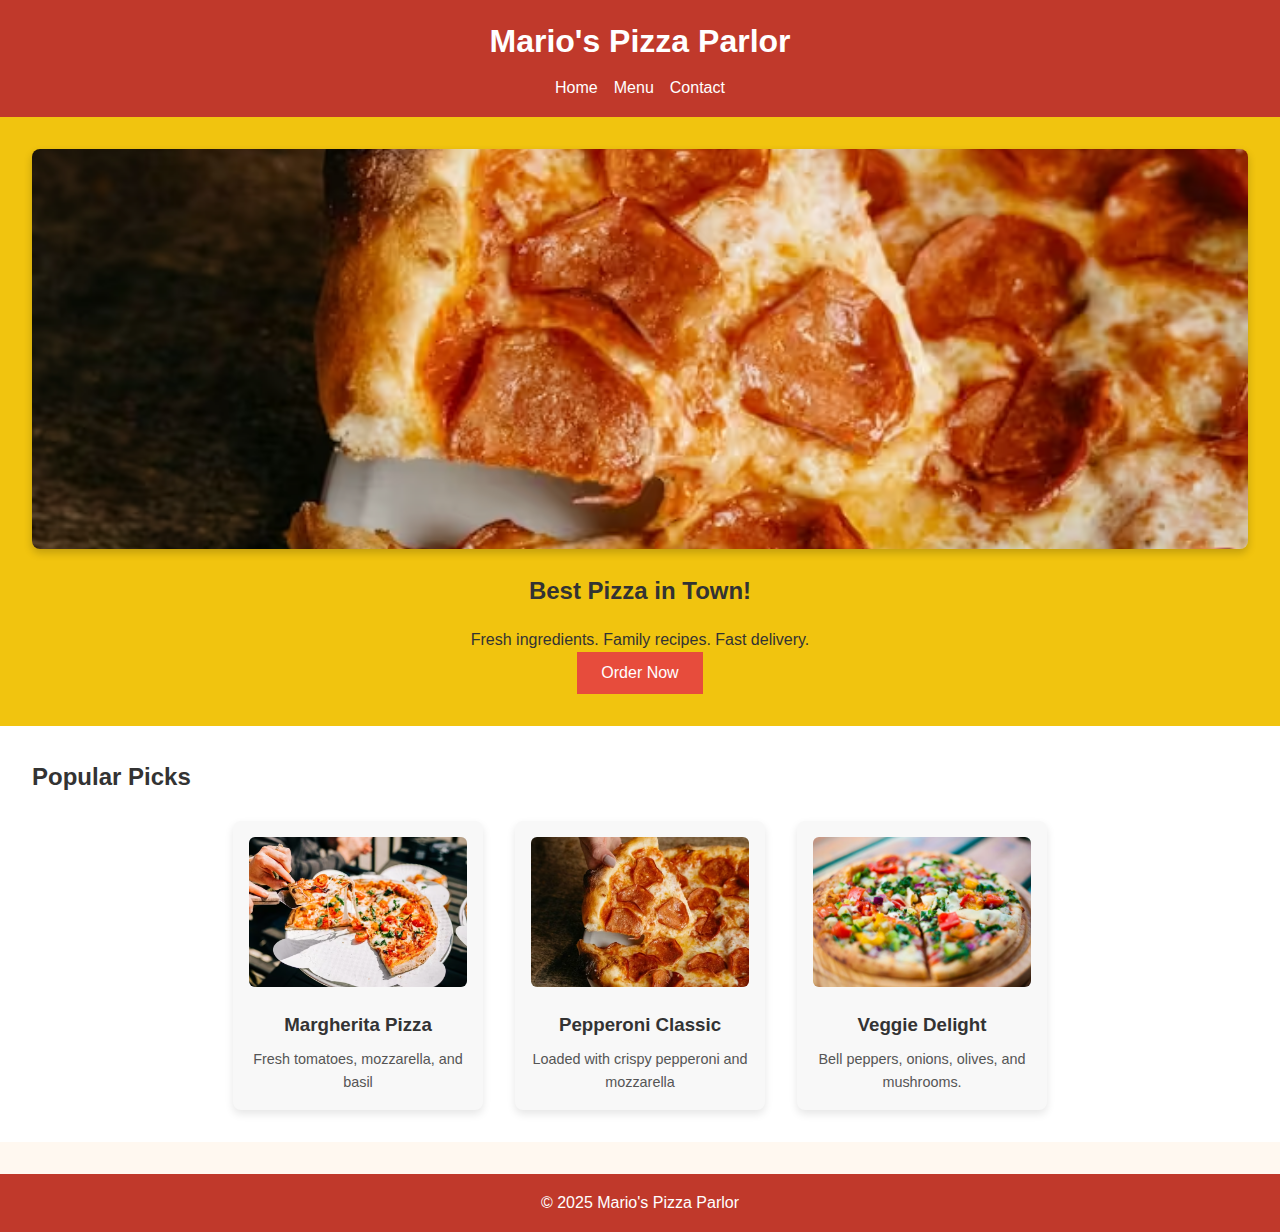
<file: pizza-parlor-demo/index.html>
<!DOCTYPE html>
<html lang="en">
<head>
    <meta charset="UTF-8">
    <meta name="viewport" content="width=device-width, initial-scale=1.0">
    <title>Mario's Pizza Parlor</title>
    <link rel = "stylesheet" href = "style.css">
</head>
<body>
    <header>
        <h1>Mario's Pizza Parlor</h1>
        <nav>
            <ul>
                <li><a href = "#">Home</a></li>
                <li><a href = "#">Menu</a></li>
                <li><a href = "#">Contact</a></li>
            </ul>
        </nav>
    </header>

    <main>
        <section class = "hero">
            <img src = "images/pepperoniClassic.avif" alt = "Fresh pepperoni pizza">
            <h2>Best Pizza in Town!</h2>
            <p>Fresh ingredients. Family recipes. Fast delivery.</p>
            <button>Order Now</button>
        </section>

        <section class = "menu-preview">
            <h2>Popular Picks</h2>
            <div class = "menu-items">
                <div class = "menu-item">
                    <img src = "images/margheritaPizza.avif" alt = "Amazing margherita pizza">
                    <h3>Margherita Pizza</h3>
                    <p>Fresh tomatoes, mozzarella, and basil</p>
                </div>
                <div class = "menu-item">
                    <img src = "images/pepperoniClassic.avif" alt = "Fresh pepperoni pizza">
                    <h3>Pepperoni Classic</h3>
                    <p>Loaded with crispy pepperoni and mozzarella</p>
                </div>
                <div class = "menu-item">
                    <img src = "images/veggiePizza.avif" alt = "Classic veggie pizza">
                    <h3>Veggie Delight</h3>
                    <p>Bell peppers, onions, olives, and mushrooms.</p>
                </div>
            </div>
        </section>
    </main>
    
    <footer>
        <p>&copy; 2025 Mario's Pizza Parlor</p>
    </footer>
</body>
</html>
</file>
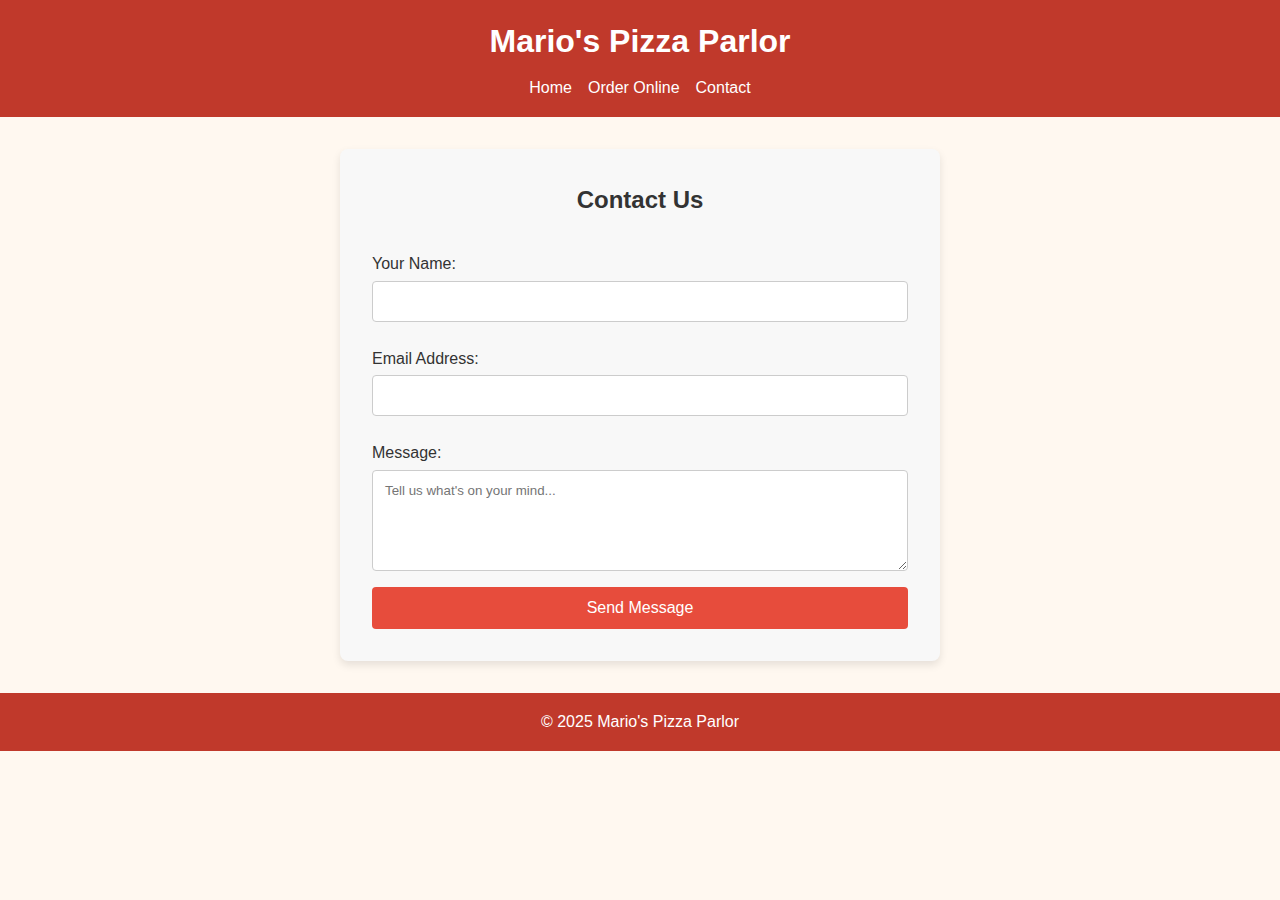
<file: contact.html>
<!DOCTYPE html>
<html lang="en">
<head>
  <meta charset="UTF-8" />
  <meta name="viewport" content="width=device-width, initial-scale=1.0" />
  <title>Contact Us - Mario's Pizza Parlor</title>
  <link rel="stylesheet" href="style.css" />
</head>
<body>

  <!-- Header -->
  <header>
    <h1>Mario's Pizza Parlor</h1>
    <nav>
      <ul>
        <li><a href="index.html">Home</a></li>
        <li><a href="order.html">Order Online</a></li>
        <li><a href="contact.html" class="active">Contact</a></li>
      </ul>
    </nav>
  </header>

  <main>
    <!-- Contact Form Section -->
    <section class="contact-section">
      <h2>Contact Us</h2>
      <form id="contact-form">
        <label for="name">Your Name:</label>
        <input type="text" id="name" name="name" required />

        <label for="email">Email Address:</label>
        <input type="email" id="email" name="email" required />

        <label for="message">Message:</label>
        <textarea id="message" name="message" rows="5" placeholder="Tell us what's on your mind..." required></textarea>

        <button type="submit">Send Message</button>
      </form>

      <div class="confirmation-message" style="display: none;">
        <p>Thank you for reaching out! 📬 We’ll get back to you soon.</p>
      </div>
    </section>
  </main>

  <!-- Footer -->
  <footer>
    <p>&copy; 2025 Mario's Pizza Parlor</p>
  </footer>

  <!-- JavaScript -->
  <script src="js/main.js" defer></script>
</body>
</html>
</file>
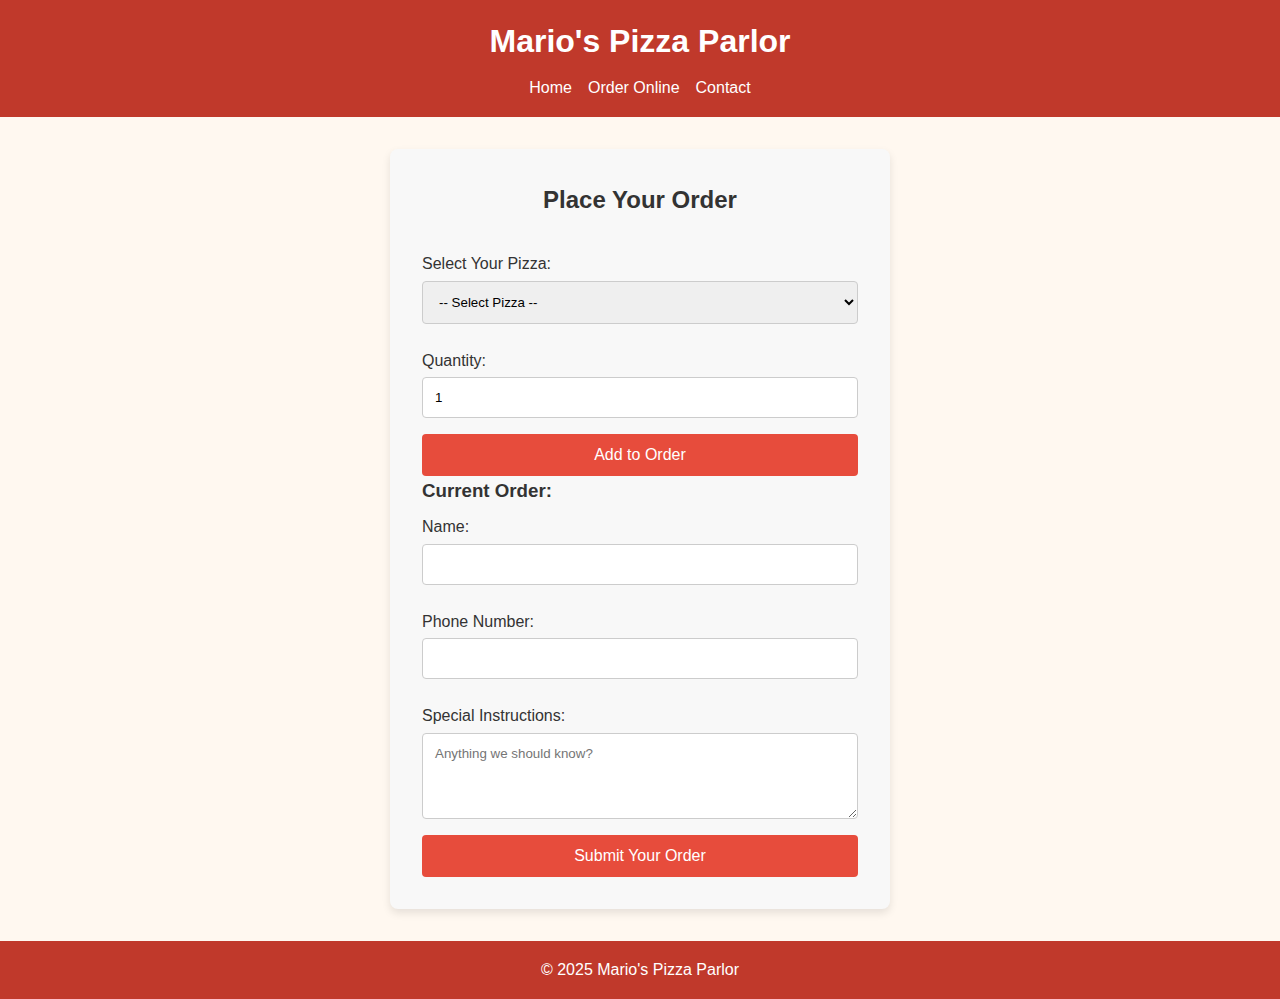
<file: order.html>
<!DOCTYPE html>
<html lang="en">
<head>
  <meta charset="UTF-8" />
  <meta name="viewport" content="width=device-width, initial-scale=1.0" />
  <title>Order Online - Mario's Pizza Parlor</title>
  <link rel="stylesheet" href="style.css" />
</head>
<body>

  <!-- Header -->
  <header>
    <h1>Mario's Pizza Parlor</h1>
    <nav>
      <ul>
        <li><a href="index.html">Home</a></li>
        <li><a href="order.html" class="active">Order Online</a></li>
        <li><a href="contact.html">Contact</a></li>
      </ul>
    </nav>
  </header>

  <main>
    <!-- Order Form Section -->
    <section class="order-form">
      <h2>Place Your Order</h2>
      <form id="pizza-order-form">
        <label for="pizza">Select Your Pizza:</label>
        <select id="pizza" name="pizza">
          <option value="">-- Select Pizza --</option>
          <option value="Margherita Pizza">Margherita Pizza</option>
          <option value="Pepperoni Classic">Pepperoni Classic</option>
          <option value="Veggie Delight">Veggie Delight</option>
        </select>

        <label for="quantity">Quantity:</label>
        <input type="number" id="quantity" name="quantity" min="1" value="1" />

        <button type="button" id="add-to-order">Add to Order</button>

        <h3>Current Order:</h3>
        <ul id="order-list"></ul>

        <label for="name">Name:</label>
        <input type="text" id="name" name="name" required />

        <label for="phone">Phone Number:</label>
        <input type="tel" id="phone" name="phone" required />

        <label for="instructions">Special Instructions:</label>
        <textarea id="instructions" name="instructions" rows="4" placeholder="Anything we should know?"></textarea>

        <button type="submit">Submit Your Order</button>
      </form>

      <div class="confirmation-message" style="display: none;">
        <p>Thank you for your order! 🍕 We'll start preparing it right away.</p>
      </div>
    </section>
  </main>

  <!-- Footer -->
  <footer>
    <p>&copy; 2025 Mario's Pizza Parlor</p>
  </footer>

  <!-- JavaScript -->
  <script src="js/main.js" defer></script>
</body>
</html>
</file>
<file: pizza-parlor-demo/style.css>
/* Reset some default styles */
* {
  margin: 0;
  padding: 0;
  box-sizing: border-box;
  font-family: Arial, sans-serif;
}

body {
  background-color: #fff8f0;
  color: #333;
  line-height: 1.6;
}

header {
  background-color: #c0392b;
  color: #fff;
  padding: 1rem;
  text-align: center;
}

nav ul {
  list-style: none;
  display: flex;
  justify-content: center;
  gap: 1rem;
  margin-top: 0.5rem;
}

nav a {
  color: #fff;
  text-decoration: none;
}

.hero {
  text-align: center;
  padding: 2rem;
  background-color: #f1c40f;
}

.hero h2 {
  margin-bottom: 1rem;
}

.hero img {
  width: 100%;
  max-height: 400px;
  object-fit: cover;
  border-radius: 8px;
  box-shadow: 0 4px 8px rgba(0, 0, 0, 0.2);
  margin-bottom: 1rem;
}

button {
  padding: 0.75rem 1.5rem;
  border: none;
  background-color: #e74c3c;
  color: #fff;
  cursor: pointer;
  font-size: 1rem;
}

.menu-preview {
  padding: 2rem;
}

footer {
  text-align: center;
  padding: 1rem;
  background-color: #c0392b;
  color: #fff;
  margin-top: 2rem;
}

.menu-preview {
  padding: 2rem;
  background-color: #fff;
}

.menu-items {
  display: flex;
  flex-wrap: wrap;
  justify-content: center;
  gap: 2rem;
  margin-top: 1.5rem;
}

.menu-item {
  background-color: #f8f8f8;
  border-radius: 8px;
  padding: 1rem;
  width: 250px;
  box-shadow: 0 4px 8px rgba(0, 0, 0, 0.1);
  text-align: center;
}

.menu-item img {
  width: 100%;
  height: 150px;
  object-fit: cover;
  border-radius: 6px;
  margin-bottom: 1rem;
}

.menu-item h3 {
  margin-bottom: 0.5rem;
}

.menu-item p {
  font-size: 0.9rem;
  color: #555;
}

@media (max-width: 600px) {
  nav ul {
    flex-direction: column;
    gap: 0.5rem;
  }

  .hero img {
    max-height: 250px;
  }

  .menu-item {
    width: 100%;
  }

  button {
    width: 100%;
  }
}
</file>
<file: style.css>
/* ==========================
   RESET & GLOBAL STYLES
========================== */
* {
  margin: 0;
  padding: 0;
  box-sizing: border-box;
  font-family: Arial, sans-serif;
}

body {
  background-color: #fff8f0;
  color: #333;
  line-height: 1.6;
}

button {
  padding: 0.75rem 1.5rem;
  border: none;
  background-color: #e74c3c;
  color: #fff;
  cursor: pointer;
  font-size: 1rem;
  border-radius: 4px;
  transition: background-color 0.3s ease;
}

button:hover {
  background-color: #c0392b;
}

.btn {
  display: inline-block;
  padding: 0.75rem 1.5rem;
  background-color: #e74c3c;
  color: #fff;
  border: none;
  border-radius: 4px;
  text-decoration: none;
  font-size: 1rem;
  cursor: pointer;
  transition: background-color 0.3s ease;
}

.btn:hover {
  background-color: #c0392b;
}


/* ==========================
   HEADER & NAVIGATION
========================== */
header {
  background-color: #c0392b;
  color: #fff;
  padding: 1rem;
  text-align: center;
}

nav ul {
  list-style: none;
  display: flex;
  justify-content: center;
  gap: 1rem;
  margin-top: 0.5rem;
}

nav a {
  color: #fff;
  text-decoration: none;
}

/* ==========================
   FOOTER
========================== */
footer {
  text-align: center;
  padding: 1rem;
  background-color: #c0392b;
  color: #fff;
  margin-top: 2rem;
}

/* ==========================
   HOMEPAGE (Hero + Menu)
========================== */
.hero {
  text-align: center;
  padding: 2rem;
  background-color: #f1c40f;
}

.hero h2 {
  margin-bottom: 1rem;
}

.hero img {
  width: 100%;
  max-height: 400px;
  object-fit: cover;
  border-radius: 8px;
  box-shadow: 0 4px 8px rgba(0, 0, 0, 0.2);
  margin-bottom: 1rem;
}

.menu-preview {
  padding: 2rem;
  background-color: #fff;
}

.menu-items {
  display: flex;
  flex-wrap: wrap;
  justify-content: center;
  gap: 2rem;
  margin-top: 1.5rem;
}

.menu-item {
  background-color: #f8f8f8;
  border-radius: 8px;
  padding: 1rem;
  width: 250px;
  box-shadow: 0 4px 8px rgba(0, 0, 0, 0.1);
  text-align: center;
}

.menu-item img {
  width: 100%;
  height: 150px;
  object-fit: cover;
  border-radius: 6px;
  margin-bottom: 1rem;
}

.menu-item h3 {
  margin-bottom: 0.5rem;
}

.menu-item p {
  font-size: 0.9rem;
  color: #555;
}

/* ==========================
   ORDER PAGE
========================== */
.order-form {
  padding: 2rem;
  background-color: #f8f8f8;
  border-radius: 8px;
  max-width: 500px;
  margin: 2rem auto;
  box-shadow: 0 4px 8px rgba(0, 0, 0, 0.1);
}

.order-form h2 {
  text-align: center;
  margin-bottom: 1.5rem;
}

.order-form form {
  display: flex;
  flex-direction: column;
}

.order-form label {
  margin: 0.5rem 0 0.25rem;
}

.order-form input,
.order-form select,
.order-form textarea {
  padding: 0.75rem;
  border: 1px solid #ccc;
  border-radius: 4px;
  margin-bottom: 1rem;
}

.order-form button {
  width: 100%;
}

/* Remove button in cart */
.remove-btn {
  margin-left: 10px;
  background-color: #e74c3c;
  color: white;
  border: none;
  padding: 0.25rem 0.5rem;
  border-radius: 4px;
  cursor: pointer;
}

.remove-btn:hover {
  background-color: #c0392b;
}

/* ==========================
   CONTACT PAGE
========================== */
.contact-section {
  padding: 2rem;
  max-width: 600px;
  margin: 2rem auto;
  background-color: #f8f8f8;
  border-radius: 8px;
  box-shadow: 0 4px 8px rgba(0, 0, 0, 0.1);
}

.contact-section h2 {
  text-align: center;
  margin-bottom: 1.5rem;
}

.contact-section form {
  display: flex;
  flex-direction: column;
}

.contact-section label {
  margin: 0.5rem 0 0.25rem;
}

.contact-section input,
.contact-section textarea {
  padding: 0.75rem;
  border: 1px solid #ccc;
  border-radius: 4px;
  margin-bottom: 1rem;
}

.contact-section button {
  width: 100%;
}

/* ==========================
   SHARED COMPONENTS
========================== */
.confirmation-message {
  padding: 2rem;
  background-color: #dff0d8;
  border: 1px solid #3c763d;
  color: #3c763d;
  border-radius: 8px;
  text-align: center;
  margin-top: 2rem;
}

/* ==========================
   RESPONSIVE STYLES
========================== */
@media (max-width: 600px) {
  nav ul {
    flex-direction: column;
    gap: 0.5rem;
  }

  .hero img {
    max-height: 250px;
  }

  .menu-item {
    width: 100%;
  }
}

.video-hero {
  position: relative;
  overflow: hidden;
  height: 400px;
}

.video-hero video {
  position: absolute;
  top: 50%;
  left: 50%;
  min-width: 100%;
  min-height: 100%;
  width: auto;
  height: auto;
  transform: translate(-50%, -50%);
  z-index: 1;
  object-fit: cover;
}

.video-overlay {
  position: relative;
  z-index: 2;
  text-align: center;
  padding: 2rem;
  color: #fff;
  background: rgba(0, 0, 0, 0.4);
}
</file>
